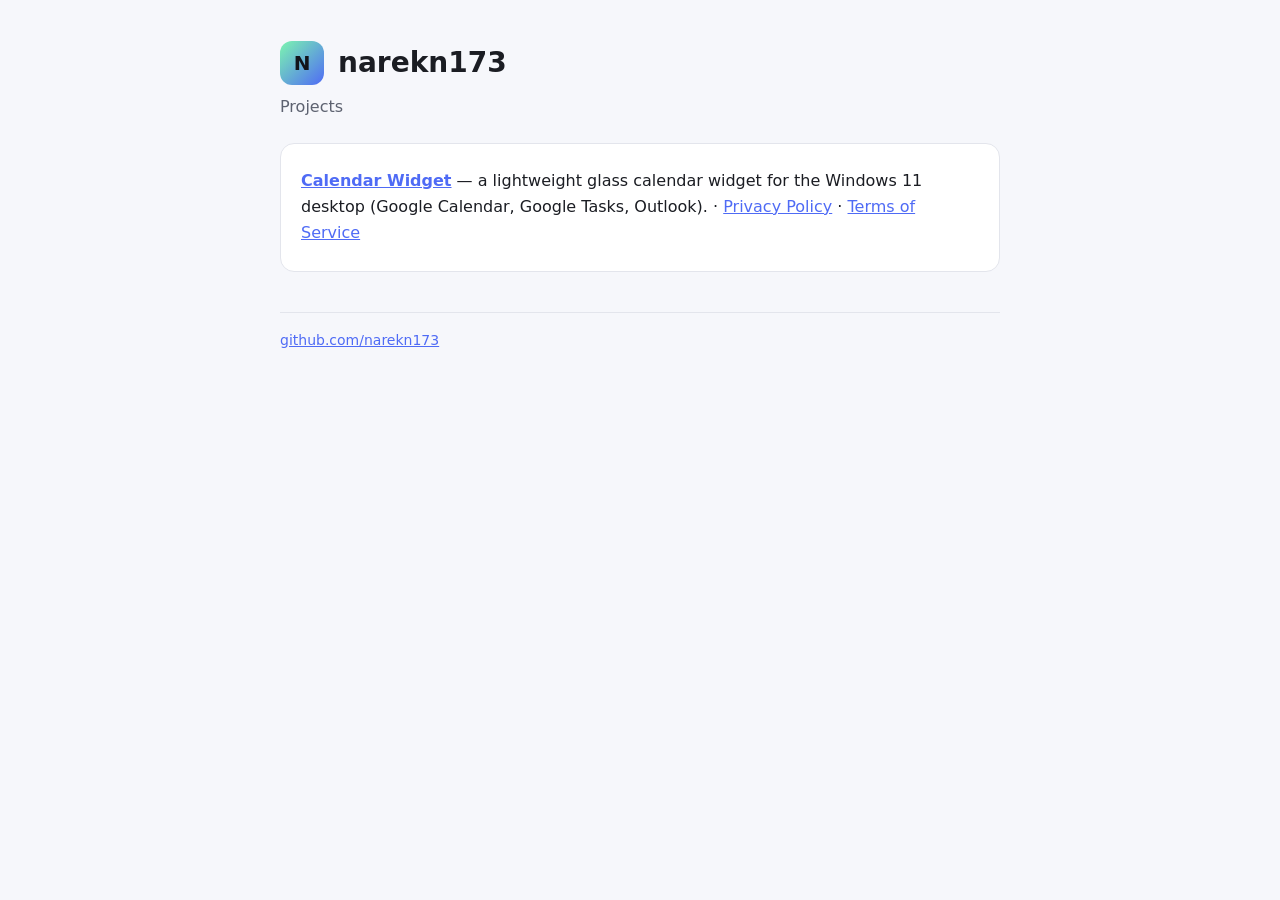
<file: index.html>
<!doctype html>
<html lang="en">
<head>
<meta charset="utf-8">
<meta name="viewport" content="width=device-width, initial-scale=1">
<title>narekn173</title>
<link rel="stylesheet" href="calendar-widget/style.css">
</head>
<body>
<main>
<header><div class="logo">N</div><h1>narekn173</h1></header>
<p class="lead">Projects</p>
<div class="card">
<p><a href="calendar-widget/"><b>Calendar Widget</b></a> — a lightweight glass calendar widget for the Windows 11 desktop
(Google Calendar, Google Tasks, Outlook). · <a href="calendar-widget/privacy.html">Privacy Policy</a> · <a href="calendar-widget/terms.html">Terms of Service</a></p>
</div>
<footer><a href="https://github.com/narekn173">github.com/narekn173</a></footer>
</main>
</body>
</html>
</file>
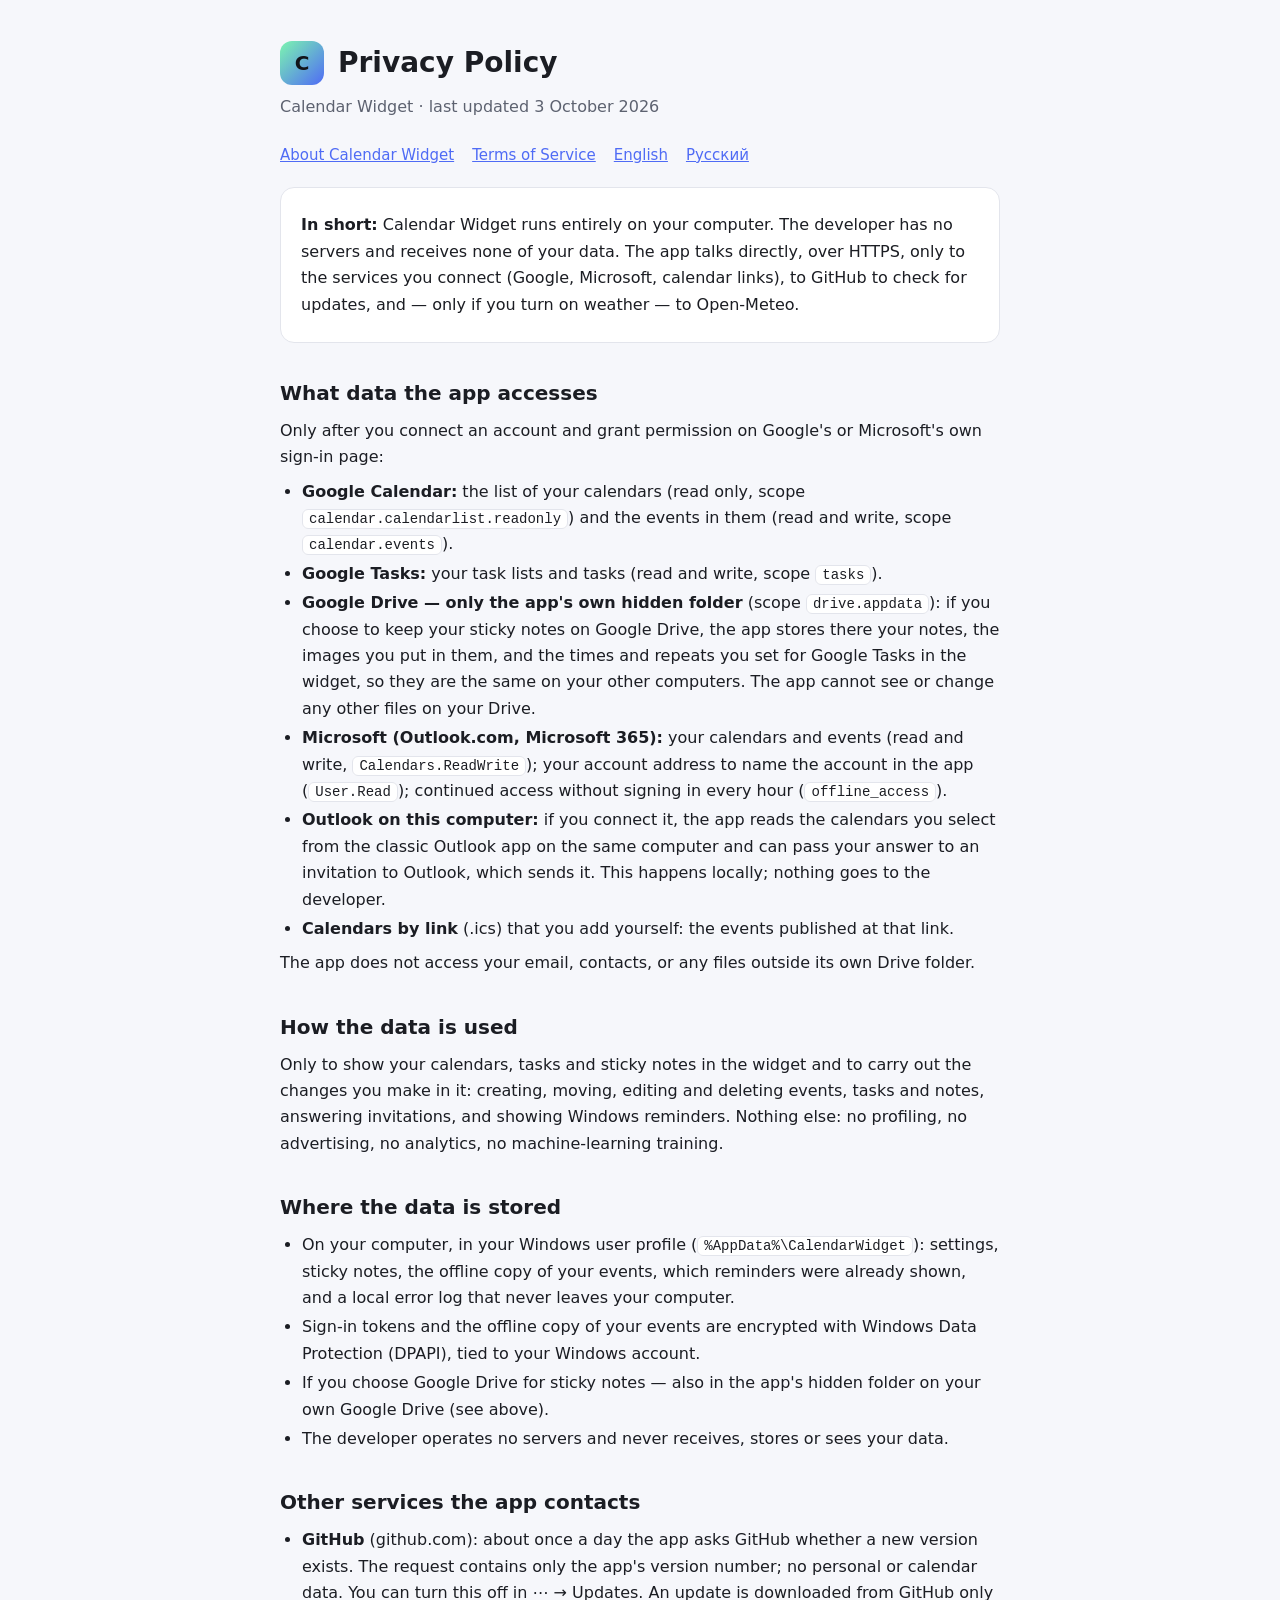
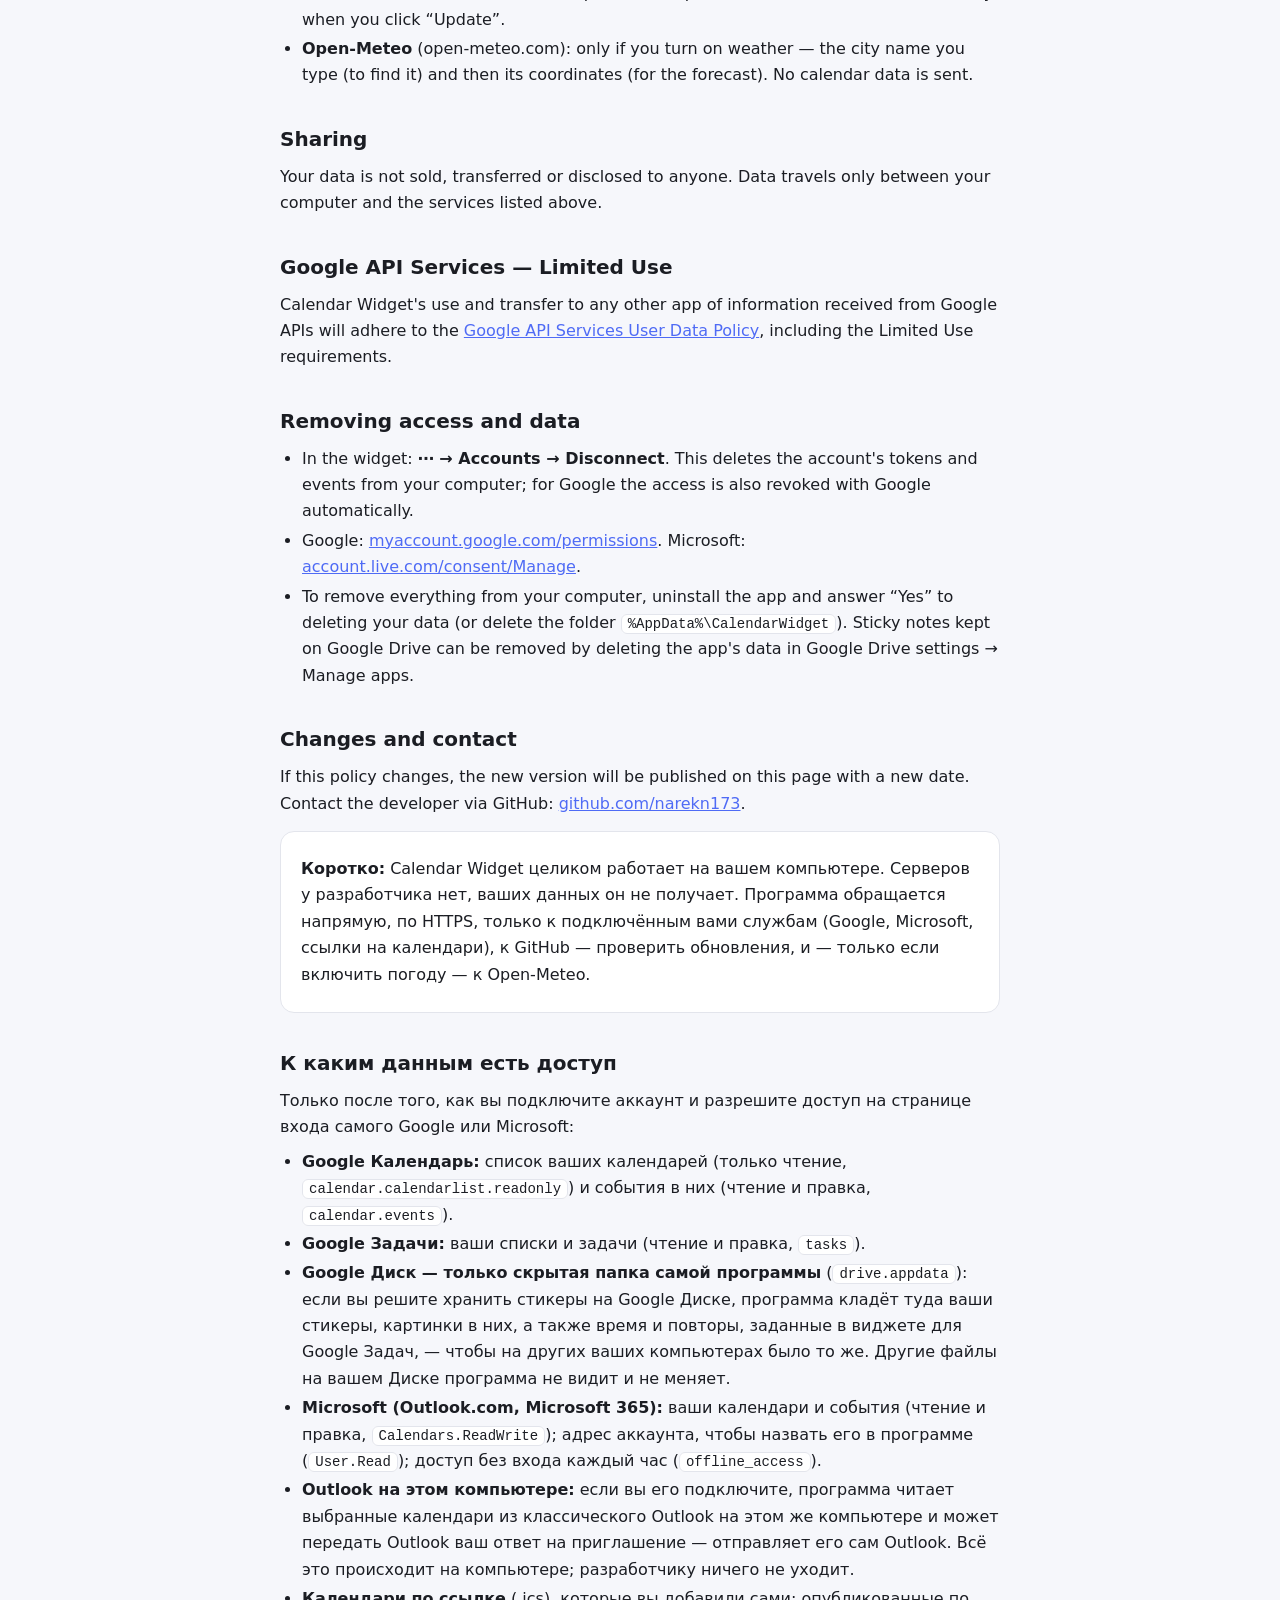
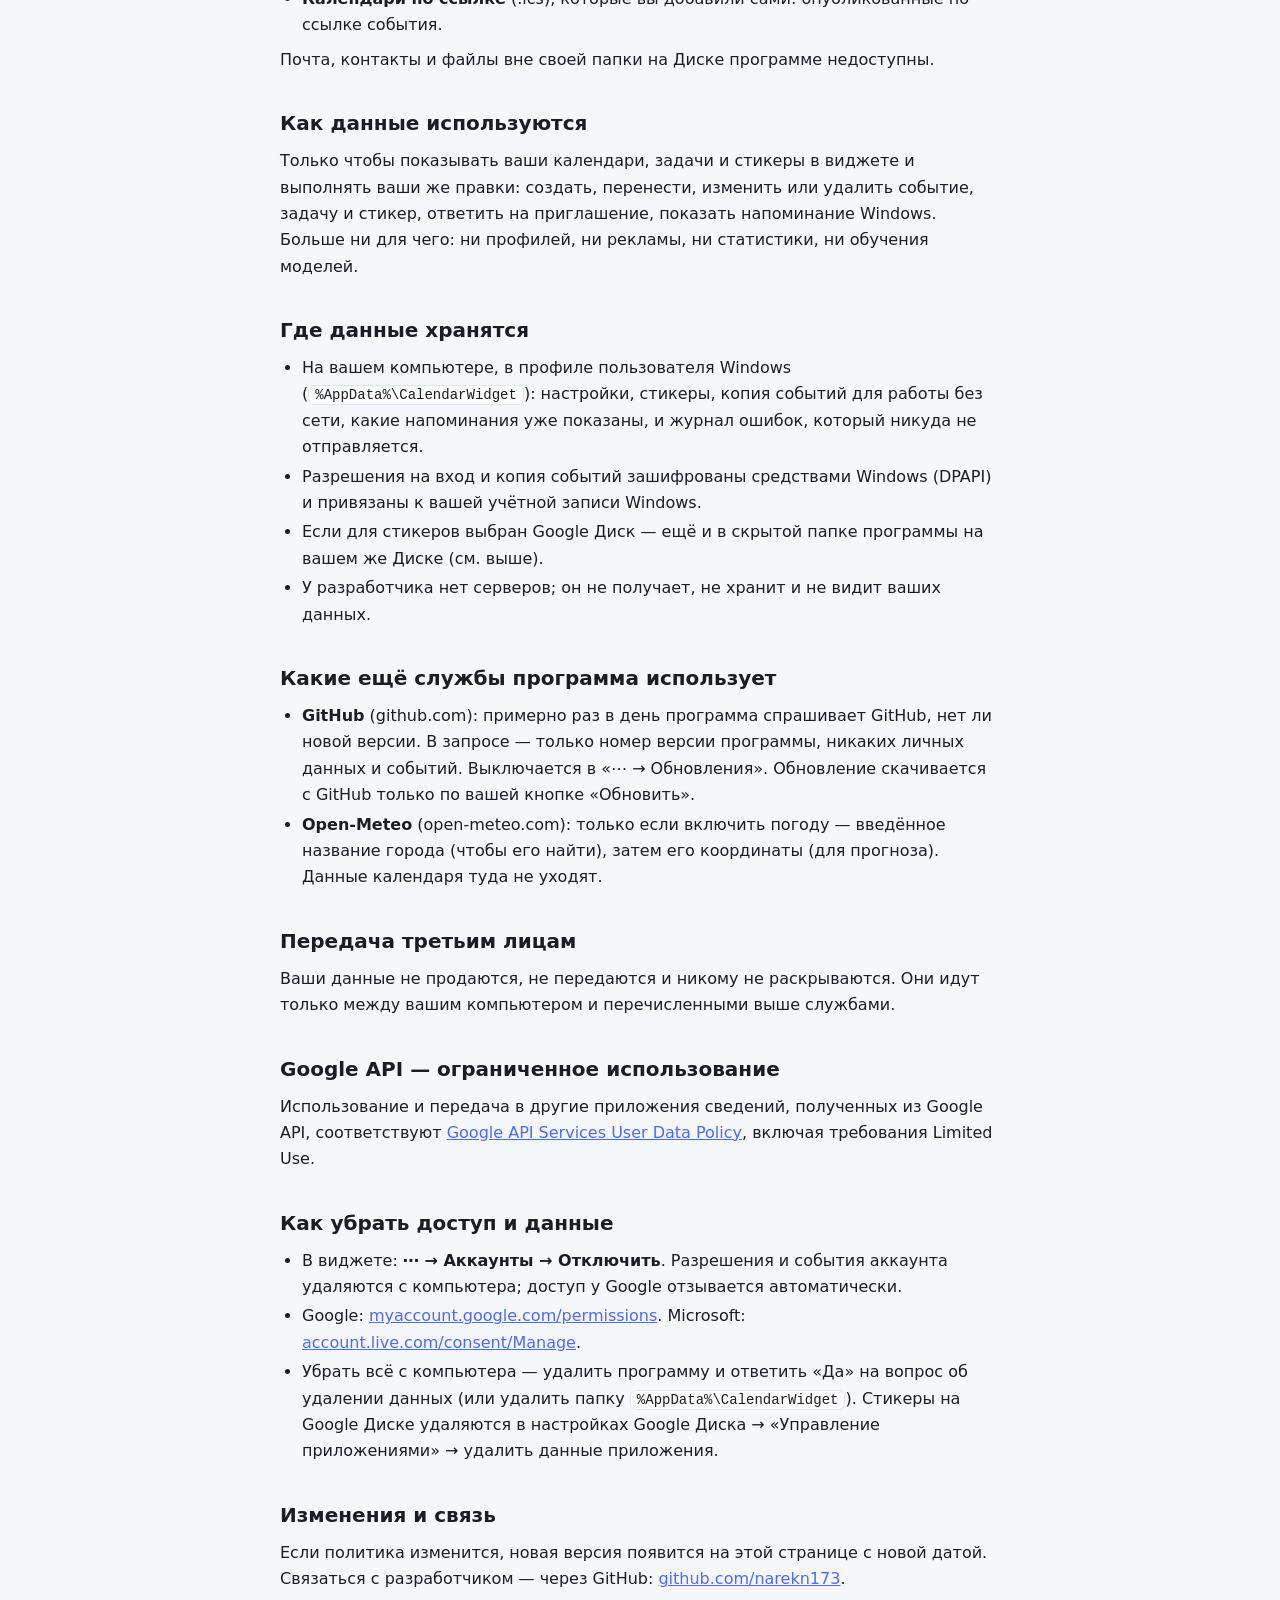
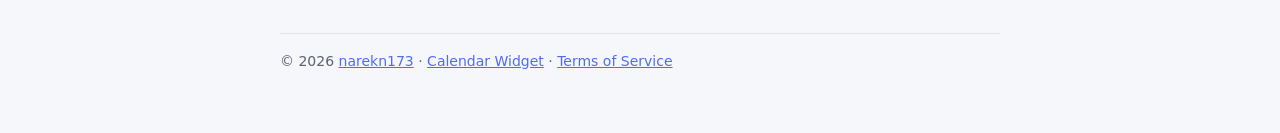
<file: calendar-widget/privacy.html>
<!doctype html>
<html lang="en">
<head>
<meta charset="utf-8">
<meta name="viewport" content="width=device-width, initial-scale=1">
<title>Calendar Widget — Privacy Policy</title>
<meta name="description" content="Privacy Policy of Calendar Widget, a calendar widget for Windows 11.">
<link rel="stylesheet" href="style.css">
</head>
<body>
<main>
<header><div class="logo">C</div><h1>Privacy Policy</h1></header>
<p class="lead">Calendar Widget · last updated 3 October 2026</p>
<nav><a href="index.html">About Calendar Widget</a><a href="terms.html">Terms of Service</a><a href="#en">English</a><a href="#ru">Русский</a></nav>

<section id="en">
<div class="card">
<p><b>In short:</b> Calendar Widget runs entirely on your computer. The developer has no servers and receives none of your data.
The app talks directly, over HTTPS, only to the services you connect (Google, Microsoft, calendar links), to GitHub to check for updates,
and — only if you turn on weather — to Open-Meteo.</p>
</div>

<h2>What data the app accesses</h2>
<p>Only after you connect an account and grant permission on Google's or Microsoft's own sign-in page:</p>
<ul>
<li><b>Google Calendar:</b> the list of your calendars (read only, scope <code>calendar.calendarlist.readonly</code>) and the events in them
(read and write, scope <code>calendar.events</code>).</li>
<li><b>Google Tasks:</b> your task lists and tasks (read and write, scope <code>tasks</code>).</li>
<li><b>Google Drive — only the app's own hidden folder</b> (scope <code>drive.appdata</code>): if you choose to keep your sticky notes on Google Drive,
the app stores there your notes, the images you put in them, and the times and repeats you set for Google Tasks in the widget, so they are the same
on your other computers. The app cannot see or change any other files on your Drive.</li>
<li><b>Microsoft (Outlook.com, Microsoft 365):</b> your calendars and events (read and write, <code>Calendars.ReadWrite</code>); your account address
to name the account in the app (<code>User.Read</code>); continued access without signing in every hour (<code>offline_access</code>).</li>
<li><b>Outlook on this computer:</b> if you connect it, the app reads the calendars you select from the classic Outlook app on the same computer
and can pass your answer to an invitation to Outlook, which sends it. This happens locally; nothing goes to the developer.</li>
<li><b>Calendars by link</b> (.ics) that you add yourself: the events published at that link.</li>
</ul>
<p>The app does not access your email, contacts, or any files outside its own Drive folder.</p>

<h2>How the data is used</h2>
<p>Only to show your calendars, tasks and sticky notes in the widget and to carry out the changes you make in it: creating, moving, editing
and deleting events, tasks and notes, answering invitations, and showing Windows reminders. Nothing else: no profiling, no advertising,
no analytics, no machine-learning training.</p>

<h2>Where the data is stored</h2>
<ul>
<li>On your computer, in your Windows user profile (<code>%AppData%\CalendarWidget</code>): settings, sticky notes, the offline copy of your events,
which reminders were already shown, and a local error log that never leaves your computer.</li>
<li>Sign-in tokens and the offline copy of your events are encrypted with Windows Data Protection (DPAPI), tied to your Windows account.</li>
<li>If you choose Google Drive for sticky notes — also in the app's hidden folder on your own Google Drive (see above).</li>
<li>The developer operates no servers and never receives, stores or sees your data.</li>
</ul>

<h2>Other services the app contacts</h2>
<ul>
<li><b>GitHub</b> (github.com): about once a day the app asks GitHub whether a new version exists. The request contains only the app's version number;
no personal or calendar data. You can turn this off in ⋯ → Updates. An update is downloaded from GitHub only when you click “Update”.</li>
<li><b>Open-Meteo</b> (open-meteo.com): only if you turn on weather — the city name you type (to find it) and then its coordinates (for the forecast).
No calendar data is sent.</li>
</ul>

<h2>Sharing</h2>
<p>Your data is not sold, transferred or disclosed to anyone. Data travels only between your computer and the services listed above.</p>

<h2>Google API Services — Limited Use</h2>
<p>Calendar Widget's use and transfer to any other app of information received from Google APIs will adhere to the
<a href="https://developers.google.com/terms/api-services-user-data-policy">Google API Services User Data Policy</a>,
including the Limited Use requirements.</p>

<h2>Removing access and data</h2>
<ul>
<li>In the widget: <b>⋯ → Accounts → Disconnect</b>. This deletes the account's tokens and events from your computer; for Google
the access is also revoked with Google automatically.</li>
<li>Google: <a href="https://myaccount.google.com/permissions">myaccount.google.com/permissions</a>.
Microsoft: <a href="https://account.live.com/consent/Manage">account.live.com/consent/Manage</a>.</li>
<li>To remove everything from your computer, uninstall the app and answer “Yes” to deleting your data
(or delete the folder <code>%AppData%\CalendarWidget</code>). Sticky notes kept on Google Drive can be removed by deleting the app's data
in Google Drive settings → Manage apps.</li>
</ul>

<h2>Changes and contact</h2>
<p>If this policy changes, the new version will be published on this page with a new date.
Contact the developer via GitHub: <a href="https://github.com/narekn173">github.com/narekn173</a>.</p>
</section>

<section id="ru">
<div class="card">
<p><b>Коротко:</b> Calendar Widget целиком работает на вашем компьютере. Серверов у разработчика нет, ваших данных он не получает.
Программа обращается напрямую, по HTTPS, только к подключённым вами службам (Google, Microsoft, ссылки на календари), к GitHub — проверить
обновления, и — только если включить погоду — к Open-Meteo.</p>
</div>

<h2>К каким данным есть доступ</h2>
<p>Только после того, как вы подключите аккаунт и разрешите доступ на странице входа самого Google или Microsoft:</p>
<ul>
<li><b>Google Календарь:</b> список ваших календарей (только чтение, <code>calendar.calendarlist.readonly</code>) и события в них
(чтение и правка, <code>calendar.events</code>).</li>
<li><b>Google Задачи:</b> ваши списки и задачи (чтение и правка, <code>tasks</code>).</li>
<li><b>Google Диск — только скрытая папка самой программы</b> (<code>drive.appdata</code>): если вы решите хранить стикеры на Google Диске,
программа кладёт туда ваши стикеры, картинки в них, а также время и повторы, заданные в виджете для Google Задач, — чтобы на других ваших
компьютерах было то же. Другие файлы на вашем Диске программа не видит и не меняет.</li>
<li><b>Microsoft (Outlook.com, Microsoft 365):</b> ваши календари и события (чтение и правка, <code>Calendars.ReadWrite</code>); адрес аккаунта,
чтобы назвать его в программе (<code>User.Read</code>); доступ без входа каждый час (<code>offline_access</code>).</li>
<li><b>Outlook на этом компьютере:</b> если вы его подключите, программа читает выбранные календари из классического Outlook на этом же компьютере
и может передать Outlook ваш ответ на приглашение — отправляет его сам Outlook. Всё это происходит на компьютере; разработчику ничего не уходит.</li>
<li><b>Календари по ссылке</b> (.ics), которые вы добавили сами: опубликованные по ссылке события.</li>
</ul>
<p>Почта, контакты и файлы вне своей папки на Диске программе недоступны.</p>

<h2>Как данные используются</h2>
<p>Только чтобы показывать ваши календари, задачи и стикеры в виджете и выполнять ваши же правки: создать, перенести, изменить или удалить событие,
задачу и стикер, ответить на приглашение, показать напоминание Windows. Больше ни для чего: ни профилей, ни рекламы, ни статистики, ни обучения
моделей.</p>

<h2>Где данные хранятся</h2>
<ul>
<li>На вашем компьютере, в профиле пользователя Windows (<code>%AppData%\CalendarWidget</code>): настройки, стикеры, копия событий для работы без сети,
какие напоминания уже показаны, и журнал ошибок, который никуда не отправляется.</li>
<li>Разрешения на вход и копия событий зашифрованы средствами Windows (DPAPI) и привязаны к вашей учётной записи Windows.</li>
<li>Если для стикеров выбран Google Диск — ещё и в скрытой папке программы на вашем же Диске (см. выше).</li>
<li>У разработчика нет серверов; он не получает, не хранит и не видит ваших данных.</li>
</ul>

<h2>Какие ещё службы программа использует</h2>
<ul>
<li><b>GitHub</b> (github.com): примерно раз в день программа спрашивает GitHub, нет ли новой версии. В запросе — только номер версии программы,
никаких личных данных и событий. Выключается в «⋯ → Обновления». Обновление скачивается с GitHub только по вашей кнопке «Обновить».</li>
<li><b>Open-Meteo</b> (open-meteo.com): только если включить погоду — введённое название города (чтобы его найти), затем его координаты
(для прогноза). Данные календаря туда не уходят.</li>
</ul>

<h2>Передача третьим лицам</h2>
<p>Ваши данные не продаются, не передаются и никому не раскрываются. Они идут только между вашим компьютером и перечисленными выше службами.</p>

<h2>Google API — ограниченное использование</h2>
<p>Использование и передача в другие приложения сведений, полученных из Google API, соответствуют
<a href="https://developers.google.com/terms/api-services-user-data-policy">Google API Services User Data Policy</a>,
включая требования Limited Use.</p>

<h2>Как убрать доступ и данные</h2>
<ul>
<li>В виджете: <b>⋯ → Аккаунты → Отключить</b>. Разрешения и события аккаунта удаляются с компьютера; доступ у Google отзывается автоматически.</li>
<li>Google: <a href="https://myaccount.google.com/permissions">myaccount.google.com/permissions</a>.
Microsoft: <a href="https://account.live.com/consent/Manage">account.live.com/consent/Manage</a>.</li>
<li>Убрать всё с компьютера — удалить программу и ответить «Да» на вопрос об удалении данных (или удалить папку <code>%AppData%\CalendarWidget</code>).
Стикеры на Google Диске удаляются в настройках Google Диска → «Управление приложениями» → удалить данные приложения.</li>
</ul>

<h2>Изменения и связь</h2>
<p>Если политика изменится, новая версия появится на этой странице с новой датой.
Связаться с разработчиком — через GitHub: <a href="https://github.com/narekn173">github.com/narekn173</a>.</p>
</section>

<footer>© 2026 <a href="https://github.com/narekn173">narekn173</a> · <a href="index.html">Calendar Widget</a> · <a href="terms.html">Terms of Service</a></footer>
</main>
</body>
</html>
</file>
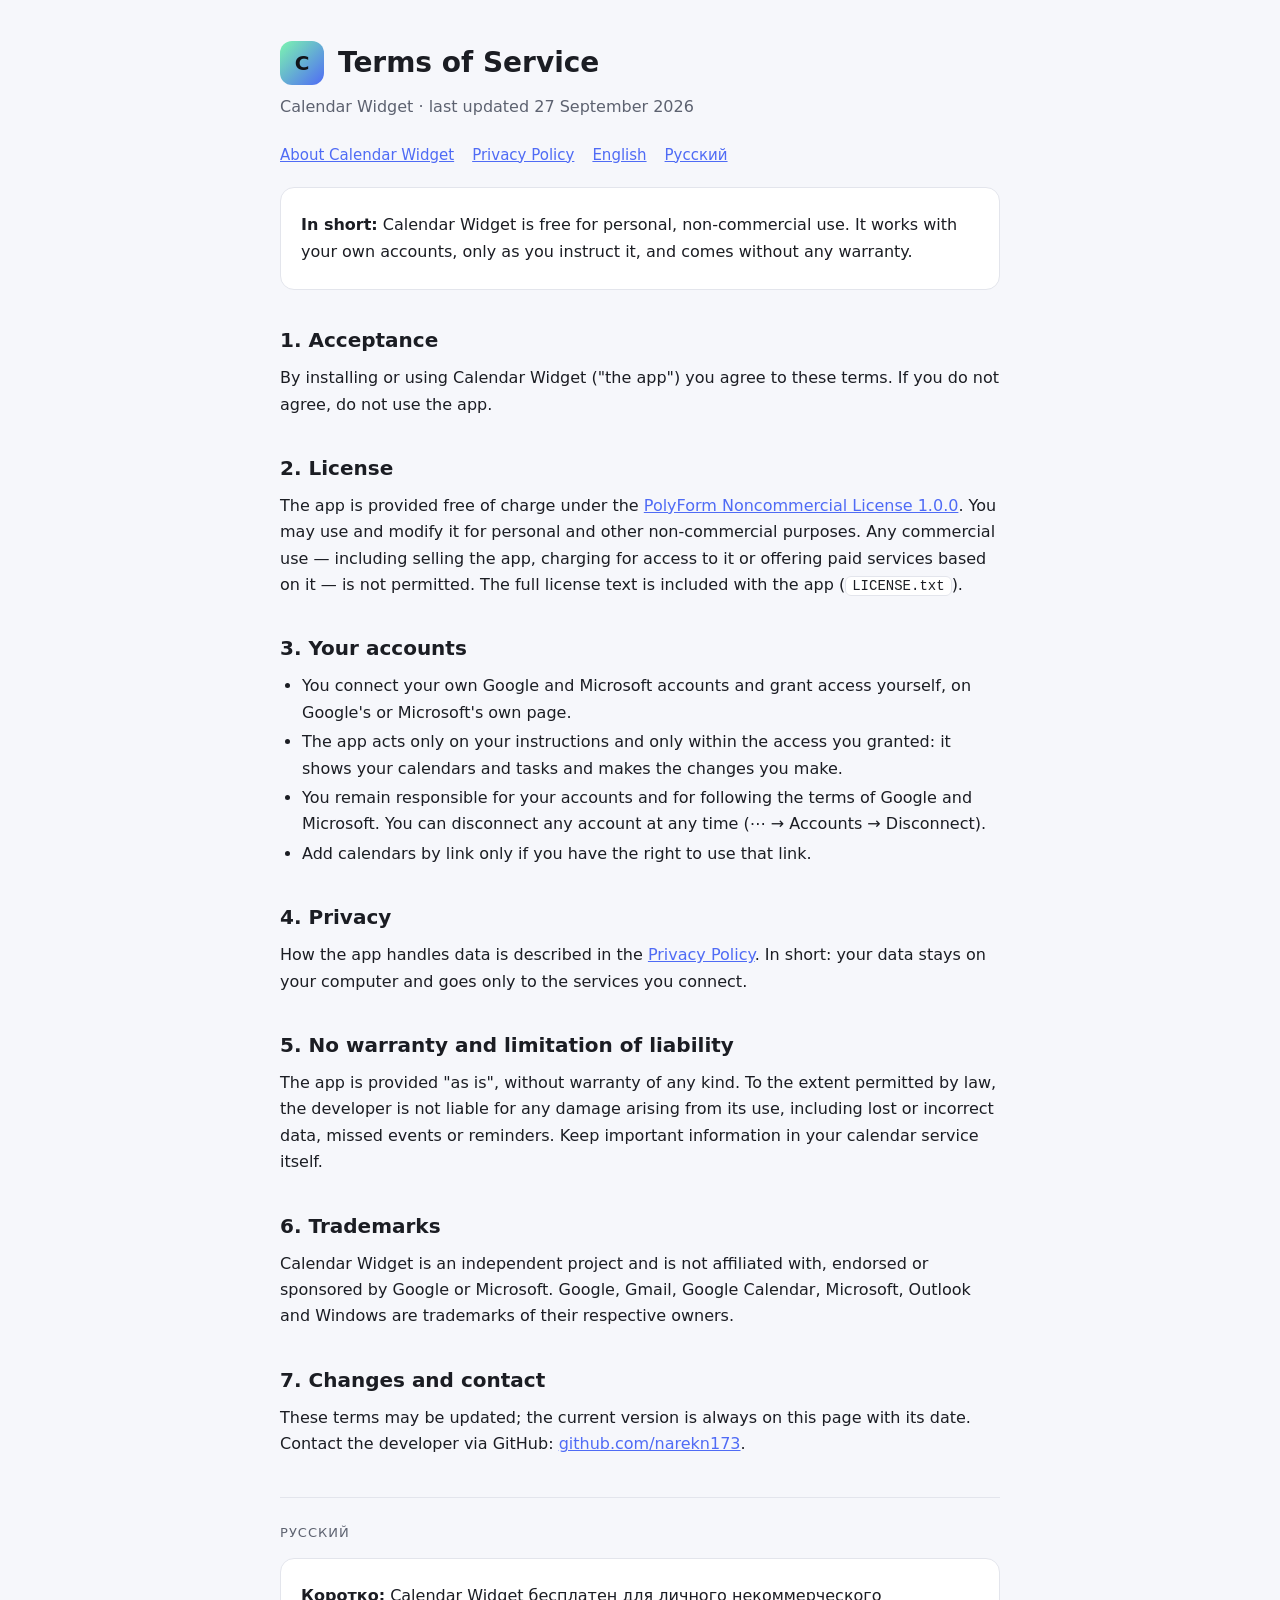
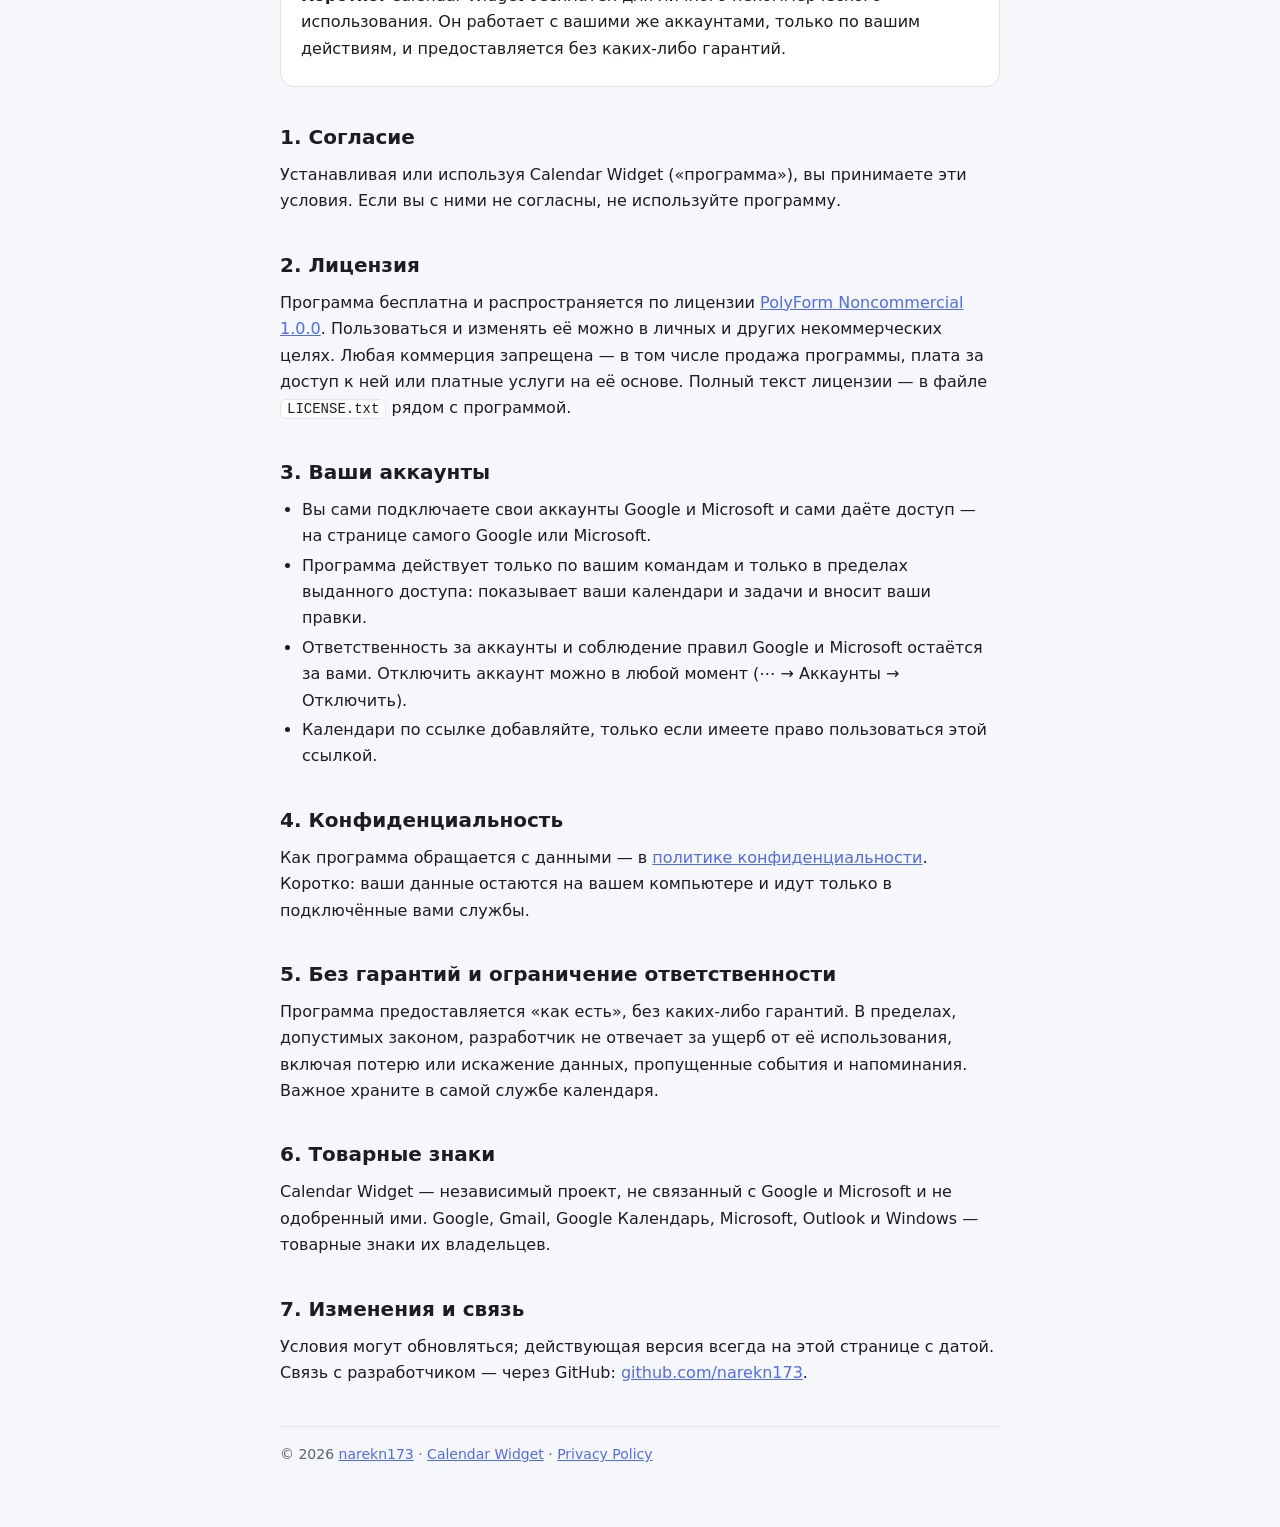
<file: calendar-widget/terms.html>
<!doctype html>
<html lang="en">
<head>
<meta charset="utf-8">
<meta name="viewport" content="width=device-width, initial-scale=1">
<title>Calendar Widget — Terms of Service</title>
<meta name="description" content="Terms of Service of Calendar Widget, a calendar widget for Windows 11.">
<link rel="stylesheet" href="style.css">
</head>
<body>
<main>
<header><div class="logo">C</div><h1>Terms of Service</h1></header>
<p class="lead">Calendar Widget · last updated 27 September 2026</p>
<nav><a href="index.html">About Calendar Widget</a><a href="privacy.html">Privacy Policy</a><a href="#en">English</a><a href="#ru">Русский</a></nav>

<section id="en">
<div class="card">
<p><b>In short:</b> Calendar Widget is free for personal, non-commercial use. It works with your own accounts, only as you instruct it,
and comes without any warranty.</p>
</div>

<h2>1. Acceptance</h2>
<p>By installing or using Calendar Widget ("the app") you agree to these terms. If you do not agree, do not use the app.</p>

<h2>2. License</h2>
<p>The app is provided free of charge under the <a href="https://polyformproject.org/licenses/noncommercial/1.0.0/">PolyForm Noncommercial License 1.0.0</a>.
You may use and modify it for personal and other non-commercial purposes. Any commercial use — including selling the app, charging for access
to it or offering paid services based on it — is not permitted. The full license text is included with the app (<code>LICENSE.txt</code>).</p>

<h2>3. Your accounts</h2>
<ul>
<li>You connect your own Google and Microsoft accounts and grant access yourself, on Google's or Microsoft's own page.</li>
<li>The app acts only on your instructions and only within the access you granted: it shows your calendars and tasks and makes the changes you make.</li>
<li>You remain responsible for your accounts and for following the terms of Google and Microsoft. You can disconnect any account at any time
(⋯ → Accounts → Disconnect).</li>
<li>Add calendars by link only if you have the right to use that link.</li>
</ul>

<h2>4. Privacy</h2>
<p>How the app handles data is described in the <a href="privacy.html">Privacy Policy</a>. In short: your data stays on your computer
and goes only to the services you connect.</p>

<h2>5. No warranty and limitation of liability</h2>
<p>The app is provided "as is", without warranty of any kind. To the extent permitted by law, the developer is not liable for any damage
arising from its use, including lost or incorrect data, missed events or reminders. Keep important information in your calendar service itself.</p>

<h2>6. Trademarks</h2>
<p>Calendar Widget is an independent project and is not affiliated with, endorsed or sponsored by Google or Microsoft.
Google, Gmail, Google Calendar, Microsoft, Outlook and Windows are trademarks of their respective owners.</p>

<h2>7. Changes and contact</h2>
<p>These terms may be updated; the current version is always on this page with its date.
Contact the developer via GitHub: <a href="https://github.com/narekn173">github.com/narekn173</a>.</p>
</section>

<section id="ru">
<div class="lang">Русский</div>
<div class="card">
<p><b>Коротко:</b> Calendar Widget бесплатен для личного некоммерческого использования. Он работает с вашими же аккаунтами, только по вашим
действиям, и предоставляется без каких-либо гарантий.</p>
</div>

<h2>1. Согласие</h2>
<p>Устанавливая или используя Calendar Widget («программа»), вы принимаете эти условия. Если вы с ними не согласны, не используйте программу.</p>

<h2>2. Лицензия</h2>
<p>Программа бесплатна и распространяется по лицензии <a href="https://polyformproject.org/licenses/noncommercial/1.0.0/">PolyForm Noncommercial 1.0.0</a>.
Пользоваться и изменять её можно в личных и других некоммерческих целях. Любая коммерция запрещена — в том числе продажа программы,
плата за доступ к ней или платные услуги на её основе. Полный текст лицензии — в файле <code>LICENSE.txt</code> рядом с программой.</p>

<h2>3. Ваши аккаунты</h2>
<ul>
<li>Вы сами подключаете свои аккаунты Google и Microsoft и сами даёте доступ — на странице самого Google или Microsoft.</li>
<li>Программа действует только по вашим командам и только в пределах выданного доступа: показывает ваши календари и задачи и вносит ваши правки.</li>
<li>Ответственность за аккаунты и соблюдение правил Google и Microsoft остаётся за вами. Отключить аккаунт можно в любой момент
(⋯ → Аккаунты → Отключить).</li>
<li>Календари по ссылке добавляйте, только если имеете право пользоваться этой ссылкой.</li>
</ul>

<h2>4. Конфиденциальность</h2>
<p>Как программа обращается с данными — в <a href="privacy.html#ru">политике конфиденциальности</a>. Коротко: ваши данные остаются на вашем
компьютере и идут только в подключённые вами службы.</p>

<h2>5. Без гарантий и ограничение ответственности</h2>
<p>Программа предоставляется «как есть», без каких-либо гарантий. В пределах, допустимых законом, разработчик не отвечает за ущерб от её
использования, включая потерю или искажение данных, пропущенные события и напоминания. Важное храните в самой службе календаря.</p>

<h2>6. Товарные знаки</h2>
<p>Calendar Widget — независимый проект, не связанный с Google и Microsoft и не одобренный ими. Google, Gmail, Google Календарь, Microsoft,
Outlook и Windows — товарные знаки их владельцев.</p>

<h2>7. Изменения и связь</h2>
<p>Условия могут обновляться; действующая версия всегда на этой странице с датой. Связь с разработчиком — через GitHub:
<a href="https://github.com/narekn173">github.com/narekn173</a>.</p>
</section>

<footer>© 2026 <a href="https://github.com/narekn173">narekn173</a> · <a href="index.html">Calendar Widget</a> · <a href="privacy.html">Privacy Policy</a></footer>
</main>
</body>
</html>
</file>
<file: calendar-widget/style.css>
:root{color-scheme:light dark;--bg:#f6f7fb;--card:#fff;--text:#1b1d23;--muted:#5d6270;--line:#e3e5ec;--accent:#4f6bf5}
@media (prefers-color-scheme:dark){:root{--bg:#12141a;--card:#1b1e27;--text:#edeff3;--muted:#9aa0ad;--line:#2a2e3a;--accent:#7cf5b0}}
*{box-sizing:border-box}
body{margin:0;background:var(--bg);color:var(--text);font:16px/1.65 "Segoe UI Variable Text","Segoe UI",system-ui,-apple-system,sans-serif}
main{max-width:760px;margin:0 auto;padding:40px 20px 60px}
header{display:flex;align-items:center;gap:14px;margin-bottom:8px}
.logo{width:44px;height:44px;border-radius:12px;background:linear-gradient(135deg,#7cf5b0,#4f6bf5);display:grid;place-items:center;color:#12141a;font-weight:800;font-size:20px}
h1{font-size:28px;margin:0}
h2{font-size:20px;margin:34px 0 8px}
h3{font-size:16px;margin:22px 0 4px}
p{margin:8px 0}
.lead{color:var(--muted);margin:4px 0 22px}
.card{background:var(--card);border:1px solid var(--line);border-radius:14px;padding:16px 20px;margin:14px 0}
ul{margin:6px 0;padding-left:22px}
li{margin:3px 0}
a{color:var(--accent)}
nav{display:flex;flex-wrap:wrap;gap:8px 18px;margin:0 0 20px;font-size:15px}
.lang{font-size:13px;color:var(--muted);text-transform:uppercase;letter-spacing:.08em;margin-top:40px;border-top:1px solid var(--line);padding-top:24px}
code{font-family:Consolas,monospace;font-size:14px;background:var(--card);border:1px solid var(--line);border-radius:6px;padding:1px 6px}
footer{color:var(--muted);font-size:14px;margin-top:40px;border-top:1px solid var(--line);padding-top:16px}
</file>
